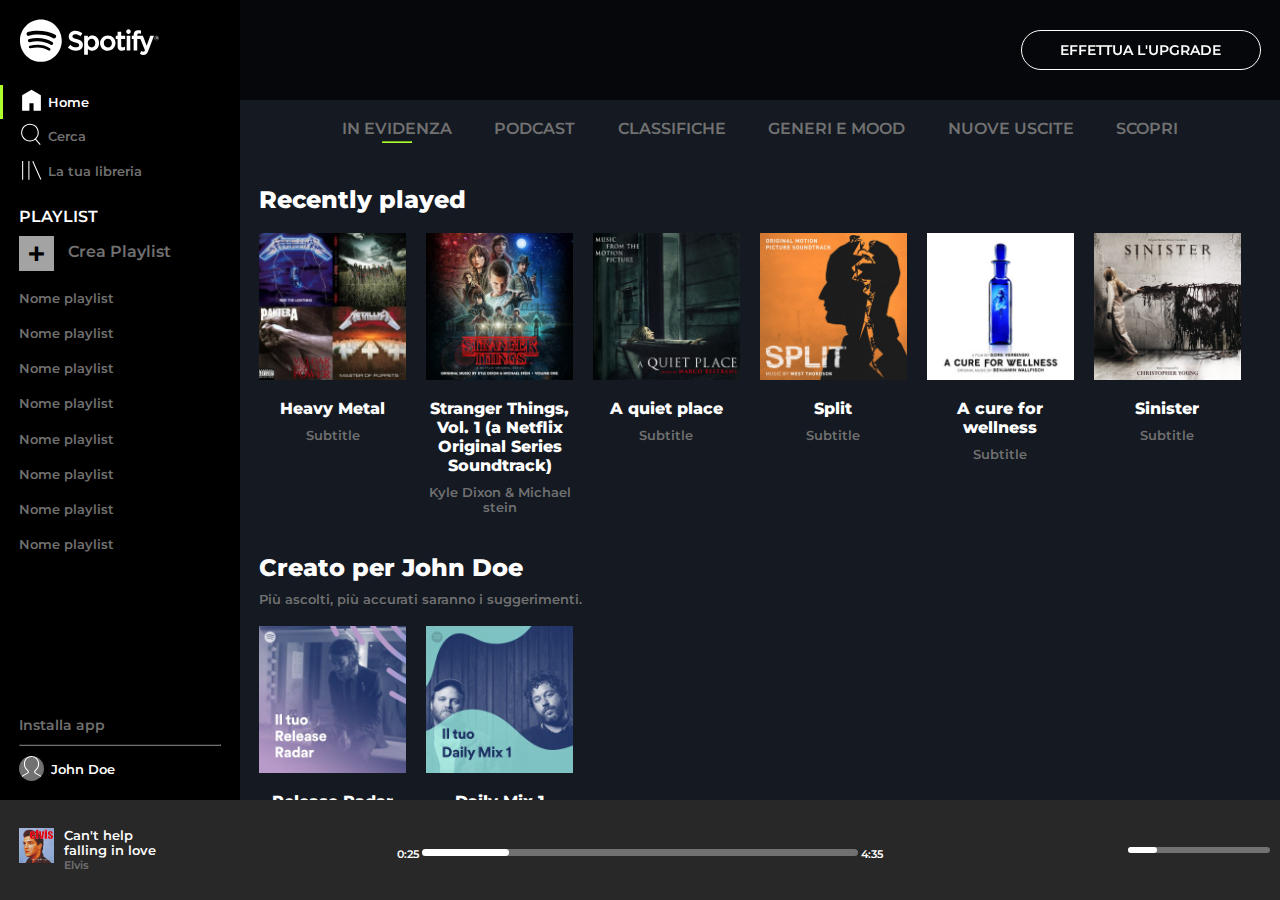
<file: index.html>
<!DOCTYPE html>
<html lang="it">
    <head>
        <meta charset="UTF-8">
        <meta http-equiv="X-UA-Compatible" content="IE=edge">
        <meta name="viewport" content="width=device-width, initial-scale=1.0">

        <!-- CSS -->
        <link rel="stylesheet" href="css/general.css">
        <link rel="stylesheet" href="css/style.css">
        <link rel="stylesheet" href="css/hover.css">
        <link rel="stylesheet" href="css/mediaquery.css">

        <!-- FONT -->
        <link rel="preconnect" href="https://fonts.googleapis.com">
        <link rel="preconnect" href="https://fonts.gstatic.com" crossorigin>
        <link href="https://fonts.googleapis.com/css2?family=Montserrat:wght@400;500;600;700&display=swap" rel="stylesheet">

        <!-- FONTAWESOME -->
        <link rel="stylesheet" href="https://cdnjs.cloudflare.com/ajax/libs/font-awesome/6.2.1/css/all.min.css" integrity="sha512-MV7K8+y+gLIBoVD59lQIYicR65iaqukzvf/nwasF0nqhPay5w/9lJmVM2hMDcnK1OnMGCdVK+iQrJ7lzPJQd1w==" crossorigin="anonymous" referrerpolicy="no-referrer" />

        <title>Spotify Web</title>
        <link rel="icon" type="image/x-icon" href="img/favicon.ico">
    </head>

    <body>

        <section id="main-section">

            <aside>
                <div class="logo m-btt-main">
                    <img src="img/logo.svg" alt="logo">
                    <img src="img/logo-small.svg" alt="logo-small">
                </div><!-- CHIUSURA LOGO -->

                <nav class="main-nav m-btt-main">
                    <ul>
                        <li class="active">
                            <button>
                                <span class="img-box">
                                    <img src="img/home.svg" alt="home">
                                </span>
                                <span class="label ">
                                    Home
                                </span>
                            </button>
                        </li>

                        <li>
                            <button>
                                <span class="img-box">
                                    <img src="img/search.svg" alt="search">
                                </span>
                                <span class="label">
                                    Cerca
                                </span>
                            </button>
                        </li>

                        <li>
                            <button>
                                <span class="img-box">
                                    <img src="img/libreria.svg" alt="libreria">
                                </span>
                                <span class="label">
                                    La tua libreria
                                </span>
                            </button>
                        </li>
                    </ul>
                </nav><!-- CHIUSURA MAIN NAV -->

                <div class="playlist-menu">

                    <h4 class="m-btt-half">
                        PLAYLIST
                    </h4>

                    <button class="add-btn m-btt-half">
                        <span class="add">
                            +
                        </span>
                        <span class="label">
                            Crea Playlist
                        </span>
                    </button>
                </div><!-- CHIUSURA PLAYLIST MENU -->
                
                <div class="playlist-box">
                    <ul>
                        <li>
                            <button>
                                Nome playlist
                            </button>
                        </li>
                        <li>
                            <button>
                                Nome playlist
                            </button>
                        </li>
                        <li>
                            <button>
                                Nome playlist
                            </button>
                        </li>
                        <li>
                            <button>
                                Nome playlist
                            </button>
                        </li>
                        <li>
                            <button>
                                Nome playlist
                            </button>
                        </li>
                        <li>
                            <button>
                                Nome playlist
                            </button>
                        </li>
                        <li>
                            <button>
                                Nome playlist
                            </button>
                        </li>
                        <li>
                            <button>
                                Nome playlist
                            </button>
                        </li>
                    </ul>
                </div><!-- CHIUSURA PLAYLIST BOX -->
                
                <div class="aside-footer">

                    <a class="m-btt-half" href="#" target="_blank">
                        <i class="fa-regular fa-circle-down"></i>
                        <span class="label">Installa app</span> 
                    </a>

                    <hr class="m-btt-half">

                    <button class="m-btt-main">
                        <div class="img-box">
                            <img src="img/profile.svg" alt="profile image">
                        </div>
                        <span class="label">
                            John Doe
                        </span>
                    </button>

                </div><!-- CHIUSURA ASIDE FOOTER -->
            </aside><!-- CHIUSURA ASIDE -->

            <section id="main-content">

                <div class="top-bar">
                    <a class="btn" href="#" target="_blank">
                        effettua l'upgrade
                    </a>
                </div><!-- CHIUSURA TOP BAR -->

                <div class="container">

                    <nav class="content-menu">
                        <ul>
                            <li>
                                <a href="#" target="_blank">
                                    in evidenza
                                </a>
                                <hr class="active">
                            </li>
                            <li>
                                <a href="#" target="_blank">
                                    podcast
                                </a>
                                <hr>
                            </li>
                            <li>
                                <a href="#" target="_blank">
                                    classifiche
                                </a>
                                <hr>
                            </li>
                            <li>
                                <a href="#" target="_blank">
                                    generi e mood
                                </a>
                                <hr>
                            </li>
                            <li>
                                <a href="#" target="_blank">
                                    nuove uscite
                                </a>
                                <hr>
                            </li>
                            <li>
                                <a href="#" target="_blank">
                                    scopri
                                </a>
                                <hr>
                            </li>
                        </ul>
                    </nav><!-- CHIUSURA CONTENT MENU -->
    
                    <section id="recent">
                        
                        <div class="section-title">
                            <h2>Recently played</h2>
                        </div>
                        
                        <div class="card-box">
    
                            <div class="card">
                                
                                <div class="img-box">
                                    <img src="img/metal_lifting.jpg" alt="heavy metal">
                                    <div class="overlay">
                                        <i class="fa-regular fa-circle-play fa-4x"></i>
                                    </div>
                                </div>

                                <p class="play-title">
                                    Heavy Metal
                                </p>
    
                                <p class="play-subtitle small">
                                    Subtitle
                                </p>
    
                            </div><!-- CHIUSURA CARD -->
    
                            <div class="card">
                                
                                <div class="img-box">
                                    <img src="img/stranger.jpeg" alt="stranger things">
                                    <div class="overlay">
                                        <i class="fa-regular fa-circle-play fa-4x"></i>
                                    </div>
                                </div>
    
                                <p class="play-title">
                                    Stranger Things, Vol. 1 (a Netflix Original Series Soundtrack)
                                </p>
    
                                <p class="play-subtitle small">
                                    Kyle Dixon & Michael stein
                                </p>
    
                            </div><!-- CHIUSURA CARD -->
    
                            <div class="card">
                                
                                <div class="img-box">
                                    <img src="img/aquietplace.jpeg" alt="a quiet place">
                                    <div class="overlay">
                                        <i class="fa-regular fa-circle-play fa-4x"></i>
                                    </div>
                                </div>
    
                                <p class="play-title">
                                    A quiet place
                                </p>
    
                                <p class="play-subtitle small">
                                    Subtitle
                                </p>
    
                            </div><!-- CHIUSURA CARD -->
    
                            <div class="card">
                                
                                <div class="img-box">
                                    <img src="img/split.jpeg" alt="split">
                                    <div class="overlay">
                                        <i class="fa-regular fa-circle-play fa-4x"></i>
                                    </div>
                                </div>
    
                                <p class="play-title">
                                    Split
                                </p>
    
                                <p class="play-subtitle small">
                                    Subtitle
                                </p>
    
                            </div><!-- CHIUSURA CARD -->
    
                            <div class="card">
                                
                                <div class="img-box">
                                    <img src="img/cure.jpeg" alt="cure">
                                    <div class="overlay">
                                        <i class="fa-regular fa-circle-play fa-4x"></i>
                                    </div>
                                </div>
    
                                <p class="play-title">
                                    A cure for wellness
                                </p>
    
                                <p class="play-subtitle small">
                                    Subtitle
                                </p>
    
                            </div><!-- CHIUSURA CARD -->
    
                            <div class="card">
                                <div class="img-box">
                                    <img src="img/sinister.jpeg" alt="sinister">
                                    <div class="overlay">
                                        <i class="fa-regular fa-circle-play fa-4x"></i>
                                    </div>
                                </div>

                                <p class="play-title">
                                    Sinister
                                </p>
    
                                <p class="play-subtitle small">
                                    Subtitle
                                </p>
    
                            </div><!-- CHIUSURA CARD -->
    
                        </div><!-- CHIUSURA CARD BOX -->
    
                    </section><!-- CHIUSURA RECENT -->

                    <section id="created">
                        
                        <div class="section-title">
                            <h2>Creato per John Doe</h2>
                            <p class="small">
                                Più ascolti, più accurati saranno i suggerimenti.
                            </p>
                        </div>
    
                        <div class="card-box">
    
                            <div class="card">
                                
                                <div class="img-box">
                                    <img src="img/radar.jpeg" alt="radar">
                                    <div class="overlay">
                                        <i class="fa-regular fa-circle-play fa-4x"></i>
                                    </div>
                                </div>
    
                                <p class="play-title">
                                    Release Radar
                                </p>
    
                            </div><!-- CHIUSURA CARD -->
    
                            <div class="card">
                                
                                <div class="img-box">
                                    <img src="img/mixdaily.jpeg" alt="daily mix">
                                    <div class="overlay">
                                        <i class="fa-regular fa-circle-play fa-4x"></i>
                                    </div>
                                </div>
    
                                <p class="play-title">
                                    Daily Mix 1
                                </p>
    
                            </div><!-- CHIUSURA CARD -->
    
                        </div><!-- CHIUSURA CARD BOX -->
    
                    </section><!-- CHIUSURA CREATED -->

                    <section id="popular">
    
                        <div class="section-title">
                            <h2>Artisti più popolari</h2>

                            <p class="small">
                                Più ascolti, più accurati saranno i suggerimenti.
                            </p>
                        </div>
    
                        <div class="card-box">
    
                            <div class="card">
                                
                                <div class="img-box">
                                    <img src="img/youg.jpeg" alt="youg">
                                    <div class="overlay">
                                        <i class="fa-regular fa-circle-play fa-4x"></i>
                                    </div>
                                </div>

                                <p class="play-title">
                                    Lana del Ray
                                </p>
    
                            </div><!-- CHIUSURA CARD -->
    
                            <div class="card">
    
                                <div class="img-box">
                                    <img src="img/einaudi.jpeg" alt="einaudi">
                                    <div class="overlay">
                                        <i class="fa-regular fa-circle-play fa-4x"></i>
                                    </div>
                                </div>
    
                                <p class="play-title">
                                    Ludovico Einaudi
                                </p>
    
                            </div><!-- CHIUSURA CARD -->
    
                        </div><!-- CHIUSURA CARD BOX -->
    
                    </section><!-- CHIUSURA POPULAR -->

                </div><!-- CHIUSURA CONTAINER -->

            </section><!-- CHIUSURA MAIN CONTENT -->

        </section><!-- CHIUSURA MAIN SECTION -->

        <section id="player-section">

            <div class="player-left">

                <div class="song-box">
                    <div class="img-box">
                        <img src="img/elvis.jpg" alt="Elvis">
                    </div>
                    <div class="song-title-box">
                        <p class="song-title small">Can't help falling in love</p>
                        <p class="song-sub-title very-small">Elvis</p>
                    </div>
                </div><!-- CHIUSURA SONG BOX -->

                <div class="icon-box">
                    <i class="fa-regular fa-heart"></i>
                    <i class="fa-regular fa-folder"></i>
                </div>

            </div><!-- CHIUSURA PLAYER LEFT -->

            <div class="player-center">

                <div class="button-bar">
                    <ul>
                        <li>
                            <button>
                                <i class="fa-solid fa-shuffle"></i>
                            </button>
                        </li>
                        <li>
                            <button>
                                <i class="fa-solid fa-backward-step"></i>
                            </button>
                        </li>
                        <li>
                            <button>
                                <i class="fa-regular fa-circle-play fa-2x"></i>
                            </button>
                        </li>
                        <li>
                            <button>
                                <i class="fa-solid fa-forward-step"></i>
                            </button>
                        </li>
                        <li>
                            <button>
                                <i class="fa-solid fa-rotate-right"></i>
                            </button>
                        </li>

                    </ul>
                </div><!-- CHIUSURA BUTTON-BAR -->

                <div class="progress-bar-box">
                    <div class="time">
                        <span class="very-small">0:25</span>
                    </div>
                    <div class="progress-bar">
                        <div class="progress-value"></div>
                    </div>
                    <div class="time">
                        <span class="very-small">4:35</span>
                    </div>
                </div><!-- CHIUSURA PROGRESS BAR BOX -->

            </div><!-- CHIUSURA PLAYER CENTER -->

            <div class="player-right">

                <div class="icon-box">
                    <i class="fa-solid fa-list"></i>
                    <i class="fa-solid fa-display"></i>
                    <i class="fa-solid fa-volume-high"></i>
                </div>

                <div class="progress-bar-box">
                    <div class="progress-bar">
                        <div class="progress-value"></div>
                    </div>
                </div>
                
            </div><!-- CHIUSURA PLAYER RIGHT -->

        </section><!-- CHIUSURA PLAYER SECTION -->
        
    </body>

</html>
</file>
<file: css/style.css>
/* ----- MAIN SECTION ----- */
#main-section {
    height: calc(100vh - 100px);
    display: flex;

    overflow: hidden;
}

/* --- ASIDE --- */
#main-section aside {
    width: 240px;
    min-height: 400px;
    padding: var(--main-space) var(--main-space) 0 0;
    background-color: var(--dark-bg-color);

    display: flex;
    flex-direction: column;
}

.logo,
.playlist-menu,
.playlist-box,
.aside-footer {
    padding-left: var(--main-space);
}

/* LOGO */
.logo img[alt='logo-small'] {
    display: none;
}

.logo img {
    width: 70%;
}

/* MAIN NAV */
.main-nav ul li {
    padding: var(--inner-space) var(--main-space);
}

.main-nav ul .active {
    box-shadow: inset 3px 0px 0px 0px var(--accent-color);
}

.main-nav ul .active .label {
    color: white;
}

.main-nav button > * {
    vertical-align: middle;
}

.main-nav .img-box {
    display: inline-block;
    width: 25px;
}

/* PLAYLIST MENU */
.playlist-menu .add-btn .label {
    font-size: 1.2em;
}

.playlist-menu .add-btn .add {
    display: inline-block;
    margin-right: var(--half-space);
    height: 35px;
    width: 35px;
    line-height: 35px;
    font-size: 2rem;
    background-color: #a3a3a3;
    vertical-align: middle;
}

/* PLAYLIST BOX */
.playlist-box {
    flex-grow: 1;
    overflow-y: auto;
}

.playlist-box ul button {
    padding: var(--half-space) 0;
    color: var(--gray-element);
}

/* ASIDE FOOTER */
.aside-footer a {
    display: block;
    padding-top: var(--main-space);
    color: var(--gray-element);
    font-size: 0.9em;
}

.aside-footer hr {
    border-color: var(--gray-element);
}

.aside-footer .img-box,
.aside-footer .label {
    vertical-align: middle;
}

.aside-footer .img-box {
    display: inline-block;
    width: 25px;
    height: 25px;
    margin-right: var(--inner-space);
    background-color: var(--gray-element);
    border-radius: 50%;
    overflow: hidden;
}

/* --- MAIN CONTENT --- */
#main-section #main-content {
    width: calc(100% - 240px);
    background-color: var(--main-bg-color);

    overflow-y: auto;
}

.aside-footer button .label {
    color: white;
}

/* TOP BAR */
#main-content .top-bar {
    height: 100px;
    padding: var(--main-space);
    background-color: rgba(0, 0, 0, 0.7);
    
    position: sticky;
    top: 0;
    left: 0;
    z-index: 30;

    display: flex;
    justify-content: flex-end;
    align-items: center;
}

/* CONTENT */
#main-content > .container {
    padding: 0 var(--main-space) var(--main-space);
}

#main-content > .container section {
    margin: var(--main-space) 0;
}

/* CONTENT MENU */
#main-content .content-menu {
    text-align: center;
}

#main-content .content-menu ul li {
    display: inline-block;
    padding: var(--main-space);
}

#main-content .content-menu ul li a {
    color: var(--gray-element);
    text-transform: uppercase;
}

#main-content .content-menu ul li hr {
    width: 30px;
    margin: var(--inner-space) auto;
    border-color: transparent;
}

#main-content .content-menu ul li hr.active {
    border-color: var(--accent-color);
}

#main-content .card-box {
    display: flex;
    flex-wrap: wrap;
}

#main-content .section-title {
    margin-bottom: var(--main-space);
}

#main-content h2 {
    margin-bottom: var(--half-space);
    font-weight: 800;
}

#main-content .card {
    width: calc(88% / 6);
    margin-right: 2%;
    text-align: center;
    margin-bottom: var(--main-space);
}

#main-content .card .img-box {
    width: 100%;
    aspect-ratio: 1/1;
    overflow: hidden;

    position: relative;
}

#main-content #popular .card .img-box {
    border-radius: 50%;
}

#main-content .card .img-box .overlay {
    width: 100%;
    height: 100%;
    background-color: rgba(0, 0, 0, 0.7);

    position: absolute;
    top: 0;
    left: 0;

    display: none;
}

#main-content .card .img-box .overlay > * {
    color: white;

    position: absolute;
    top: 50%;
    left: 50%;
    transform: translate(-50%, -50%);
}


#main-content .card .play-title {
    margin-top: var(--main-space);
    color: white;
    font-weight: 800;
}

#main-content .card .play-subtitle {
    margin-top: var(--half-space);
}

/* ----- PLAYER SECTION ----- */
#player-section {
    height: 100px;
    background-color: var(--player-bg-color);

    display: flex;
    justify-content: space-between;

    /* per far si che vada sopra ad aside quando diminuisce l'altezza della pagina */
    position: relative;
    z-index: 30;
}

/* PLAYER LEFT */
#player-section .player-left {
    width: 20%;
    padding: var(--main-space);

    display: flex;
    align-items: center;
}

.player-left .song-box {
    margin-right: var(--double-space);
    display: flex;
}

.player-left .song-box .img-box{
    width: 50px;
    margin-right: var(--half-space);
}

.player-left .song-box .img-box img{
    display: block;
}

.player-left .song-box .song-title-box{
    display: flex;
    flex-direction: column;
    justify-content: center;
}

.player-left .song-box .song-title-box .song-title{
    color: white;
}

.player-left .song-box .song-title-box .song-sub-title{
    color: var(--gray-element);
}

.player-left .icon-box i {
    color: var(--gray-element);
    margin-right: var(--half-space);
}

/* PLAYER CENTER */
#player-section .player-center {
    width: 40%;
    padding: var(--half-space);
    display: flex;
    flex-direction: column;
    align-items: center;
}

/* BUTTON BAR */
.player-center .button-bar ul {
    display: flex;
    align-items: center;
    justify-content: center;
}

.player-center .button-bar ul li{
    padding: 0 var(--half-space);
}

.player-center .button-bar ul li .fa-2x {
    padding: 0 var(--half-space);
}

.player-center .button-bar ul li button{
    color: white;
    font-size: 1.2em;
}

/* PROGRESS BAR */
.player-center .progress-bar-box {
    width: 100%;
    margin-top: var(--half-space);

    display: flex;
    justify-content: space-between;
    align-items: center;
}

.player-center .progress-bar-box .time {
    color: white;
    padding: 0 var(--inner-space);
}

.player-center .progress-bar {
    width: 90%;
}

.player-center .progress-bar .progress-value {
    width: 20%;
}

/* PLAYER RIGHT */
#player-section .player-right {
    padding: var(--half-space);
    width: 20%;
    color: white;
    display: flex;
    align-items: center;
}

.player-right .icon-box {
    width: 40%;
    text-align: right;
}

.player-right i {
    margin-right: var(--main-space);
}

.player-right .progress-bar-box {
    width: 60%;
    padding: var(--inner-space) 0;
}

.player-right .progress-bar {
    width: 100%;
}

.player-right .progress-bar .progress-value {
    width: 20%;
}
</file>
<file: css/hover.css>
/* CARDS */

#main-content .card:hover .img-box .overlay{
    display: block;
}

/* TOP BAR BUTTON*/
.top-bar .btn:hover {
    transform:scale(1.1) ;
}

/* WHITE BUTTONS */
#main-section aside button:not(.add-btn):hover,
#main-section aside button:hover .label,
#main-section aside a:hover .label,
#main-section #main-content .content-menu li:hover a,
#player-section .player-left .icon-box i:hover
 {
    color: white;
}

.add-btn:hover .add {
    background-color: white;
}

/* PLAYER SECTION */

.player-left .song-box .song-title-box .song-sub-title:hover {
    color: white;
    text-decoration: underline;
}

.player-center .button-bar ul li:nth-child(3):hover {
    transform: scale(1.05);
}

.progress-bar-box:hover .progress-value {
    background-color: var(--accent-color);
}

.progress-bar-box:hover .progress-value::after {
    display: block;
}
</file>
<file: css/mediaquery.css>
/* MD */
@media  screen and (max-width:1100px) {
    #main-content .card {
        width: calc(88% / 4);
        margin-right: 2%;
    }

    .player-right i {
        margin-right: var(--inner-space);
    }
}

/* S */
@media  screen and (max-width:700px) {
    #main-content .card {
        width: calc(88% / 2);
        margin-right: 2%;
    }

    #main-content .content-menu ul li {
        display: inline-block;
        padding: var(--half-space);
    }

    .player-left .song-box {
        margin-right: var(--main-space);
    }

    #player-section .player-left,
    #player-section .player-right {
        width: 30%;
    }

    #player-section .player-center {
        width: 40%;
    }

    #player-section .player-right i {
        font-size: 0.8em;
    }
}

/* XS */
@media  screen and (max-width:600px) {
    #main-section aside {
        width: 60px;
    }

    #main-section #main-content {
        width: calc(100% - 60px);
    }

    .logo img[alt='logo']{
        display: none;
    }
    
    .logo img[alt='logo-small'] {
        display: inline-block;
        width: 24px;
    }

    .main-nav ul .active {
        box-shadow: none;
    }

    aside .label,
    aside .playlist-menu,
    aside .playlist-box,
    aside hr {
        display: none;
    }

    aside .main-nav {
        flex-grow: 1;
    }

    aside .aside-footer {
        display: flex;
        flex-direction: column;
        align-items: center;
    }
}
</file>
<file: css/general.css>
/* RESET */
* {
    margin: 0;
    padding: 0;
    box-sizing: border-box;
}

/* VARIABILI */
:root {
    --main-bg-color: #141922;
    --dark-bg-color: #000000;
    --player-bg-color: #282828;

    --gray-element: #717171;
    --accent-color: #adff2f;

    --main-space: 1.2rem;
    --half-space: 0.6rem;
    --double-space: 2.4rem;
    --inner-space: 0.2rem;
}

/* MARGINI */
.m-btt-main {
    margin-bottom: var(--main-space);
}

.m-btt-half {
    margin-bottom: var(--half-space);
}

/* TESTO */
* {
    font-family: 'Montserrat', sans-serif;
    font-weight: 600;
}

.small {
    font-size: 0.8em;
    color: var(--gray-element);
}

.very-small {
    font-size: 0.7em;
}

.label {
    color: var(--gray-element);
}

a {
    text-decoration: none;
}

h2,
h4 {
    color: white;
}


/* IMMAGINI */
img {
    width: 100%;
}

/* BOTTONI */
button {
    background-color: transparent;
    border: none;
    padding: 0;

    cursor: pointer;
}

a.btn {
    padding: var(--half-space) var(--double-space);
    border: 0.5px solid white;
    border-radius: 40px;
    color: white;
    font-size: 0.9em;
    text-decoration: none;
    text-transform: uppercase;
}

/* LISTE */

ul {
    list-style: none;
}

/* PROGRESS BAR */
.progress-bar {
    height: 0.4rem;
    background-color: var(--gray-element);
    border-radius: 10px;

    position: relative;
}

.progress-value {
    height: 0.4rem;
    background-color: white;
    border-radius: 10px;

    position: absolute;
    top: 0;
    left: 0;
}

.progress-value::after {
    content: "";
    height: 0.9rem;
    width: 0.9rem;
    background-color: white;
    border-radius: 50%;

    position: absolute;
    left: calc(100% - 0.45rem);
    top: calc(50% - 0.45rem);

    display: none;
}


/* UTILITY */
.prova {
    background-color: firebrick;
    padding: 15px;
    display: inline-block;
}
</file>
